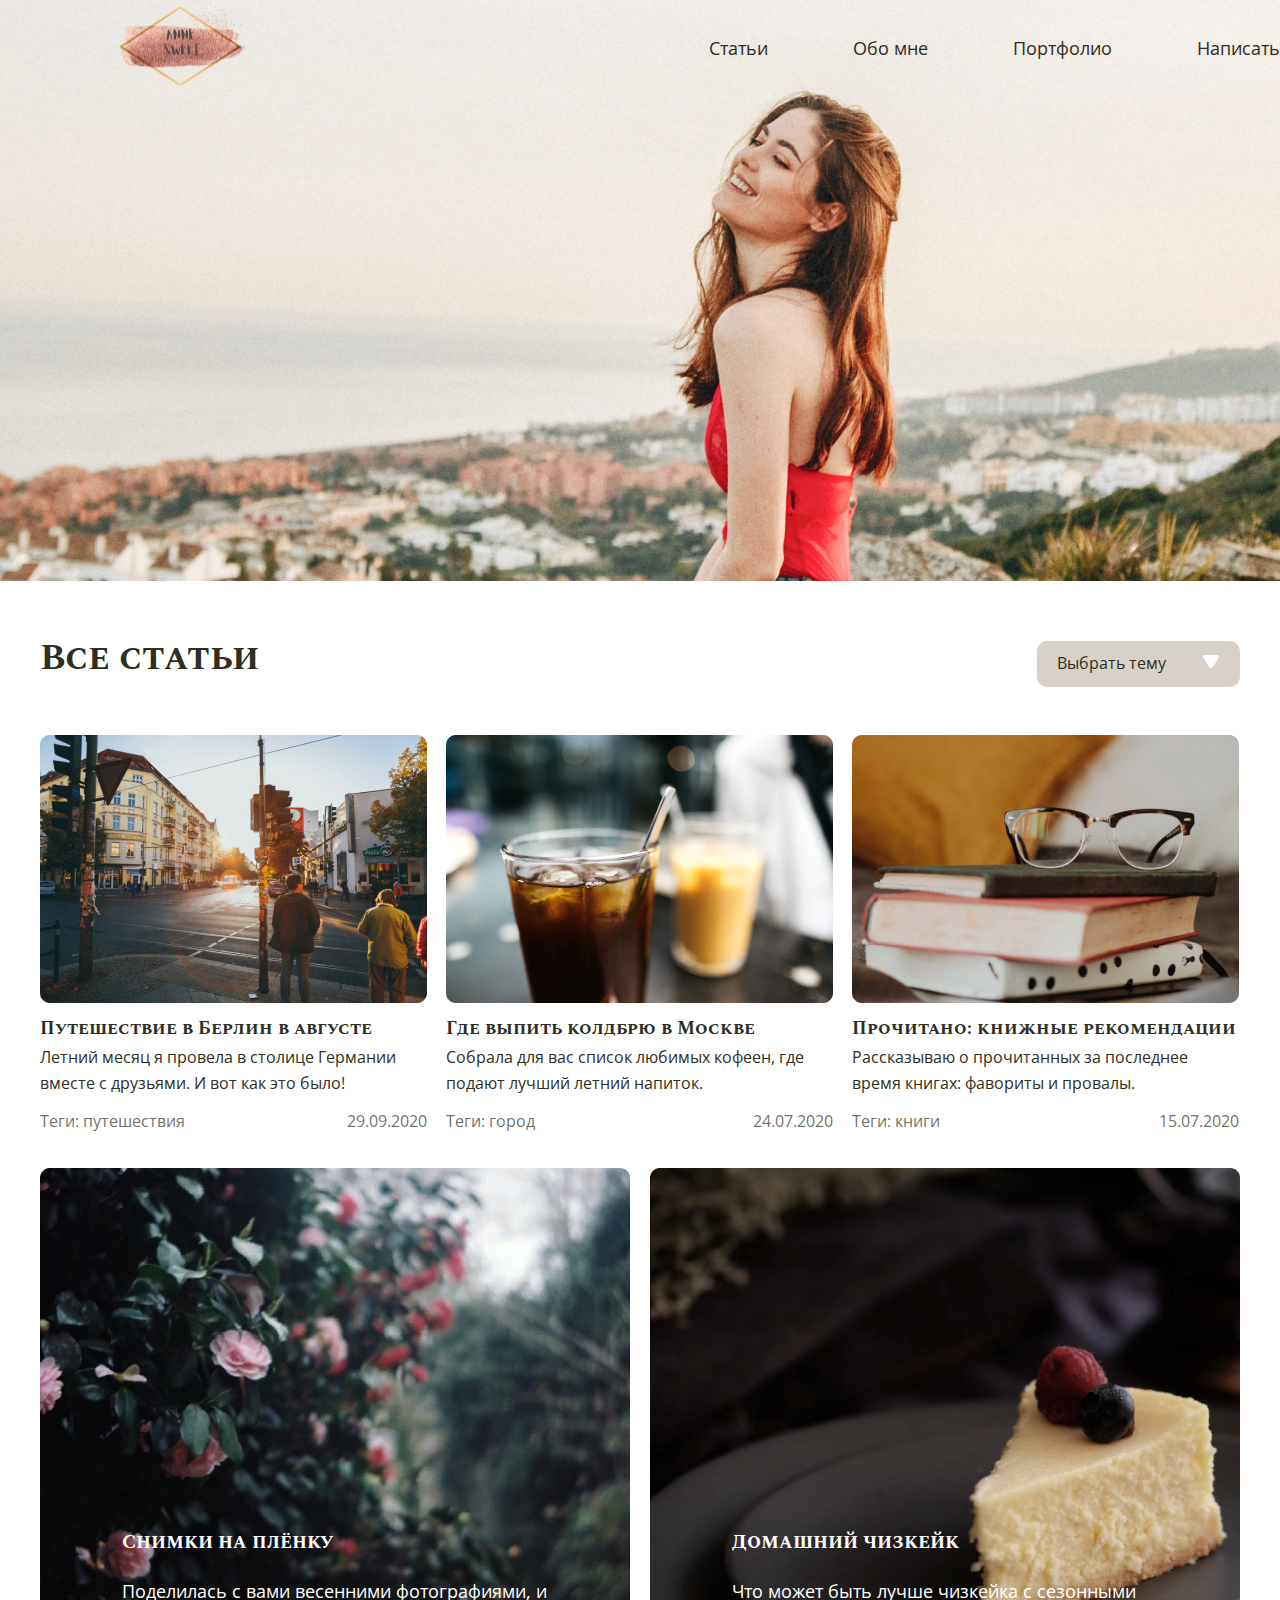
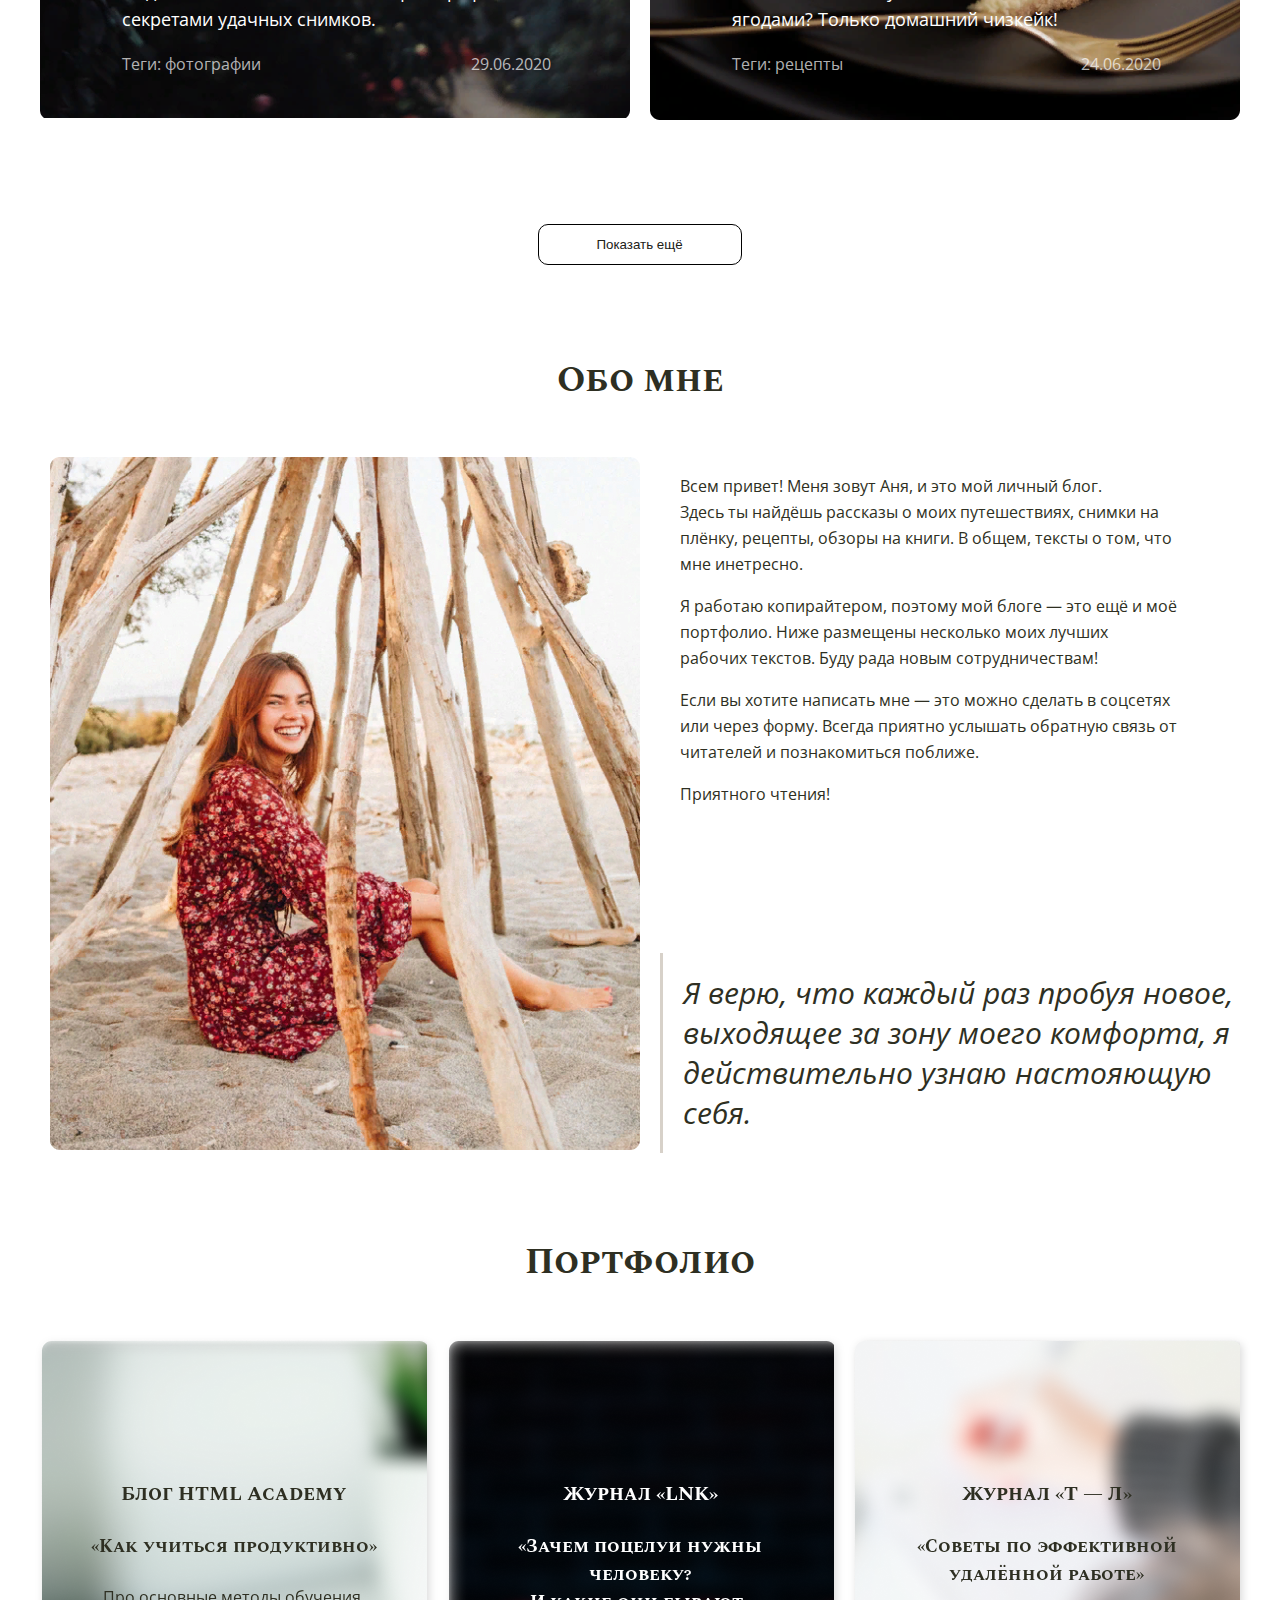
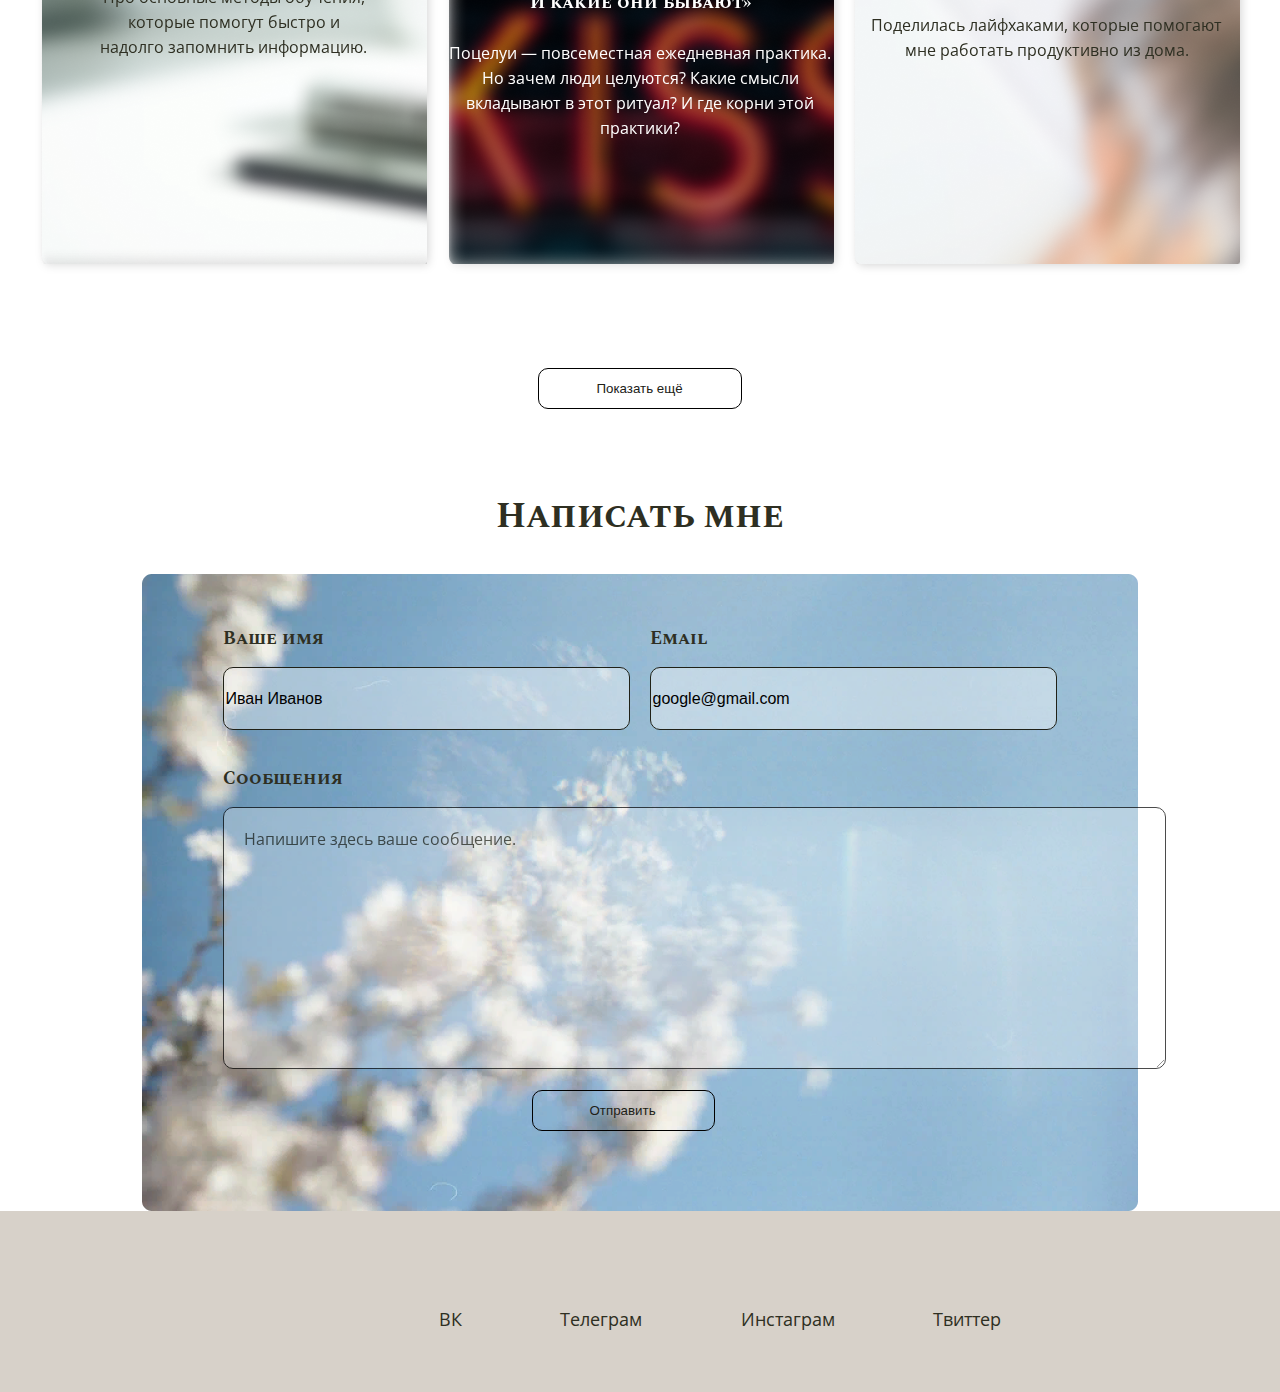
<file: index.html>
<!DOCTYPE html>
<html lang="ru">
<head>
  <meta charset="utf-8">
  <meta name="viewport" content="width=device-width, initial-scale=1">
  <link href="https://fonts.googleapis.com/css2?family=Open+Sans&display=swap" rel="stylesheet">
  <link href="https://fonts.googleapis.com/css2?family=Open+Sans&family=Spectral+SC:wght@700&display=swap" rel="stylesheet">
  <link href="https://fonts.googleapis.com/css2?family=Open+Sans:ital@1&display=swap" rel="stylesheet">
  <link rel="stylesheet" href="style.css">
  <title>Мой блог</title>
</head>
<body>
    <header class="main-header">
            <div class="logo">
                <img src="img/logo.png" width="130" height="82" alt="Логотип">
            </div>     
            <nav class="main-header-navigation">
                <ul class="site-navigation">
                    <li class="site-navigation-item"><a href="#allarticles">Статьи</a></li>
                    <li class="site-navigation-item"><a href="#aboutme">Обо мне</a></li>
                    <li class="site-navigation-item"><a href="#portfolio">Портфолио</a></li>
                    <li class="site-navigation-item"><a href="#mailme">Написать мне</a></li>
                </ul>
            </nav>           
    </header>

    <main>
      <h1 class="visually-hidden">Личный блог Анны Александровны</h1>

        <article class="all-articles">
            <div class="heading">
              <h2 id="allarticles">Все статьи</h2>
            </div>
            <div class="down-list">
                <p class="select">Выбрать тему</p>
                <img src="img/downlist_triangle.svg">  
<!--Выпадающий список  <select name="topic" value="Выбрать тему">
                <option value="allarticles">Все статьи</option>
                <option value="travel">Путешествия</option>
                <option value="town">Город</option>
                <option value="book">Книги</option>
                <option value="Foto">Фотографии</option>
                <option value="recipe">Рецепты</option> -->
            </div>
            <div class="articles">
                <section class="berlin">
                    <img src="img/berlin.jpg" width="387" height="268" alt="Берлин">
                    <h3>Путешествие в Берлин в августе</h3>
                    <a href="articles.html"><p class="description">Летний месяц я провела в столице Германии вместе с друзьями. И вот как это было!</p></a>
                    <p class="tags">Теги: путешествия</p>
                    <time datetime="2020-09-20">29.09.2020</time>
                </section>
                <section class="coldbru">
                    <img src="img/coldbru.jpg" width="387" height="268" alt="Колдбрю">
                    <h3>Где выпить колдбрю в Москве</h3>
                    <a href="articles.html"><p class="description">Собрала для вас список любимых кофеен, где подают лучший летний напиток.</p></a>
                    <p class="tags">Теги: город</p>
                    <time datetime="2020-07-24">24.07.2020</time>
                </section>
                <section class="book-recommendations">
                    <img src="img/bookrecommendation.jpg" width="387" height="268" alt="Книжные рекоммендации">
                    <h3>Прочитано: книжные рекомендации</h3>
                    <a href="articles.html"><p class="description">Рассказываю о прочитанных за последнее время книгах: фавориты и провалы.</p></a>
                    <p class="tags">Теги: книги</p>
                    <time datetime="2020-07-15">15.07.2020</time>
                </section>
                <section class="spring-foto">
                    <h3>Снимки на плёнку</h3>
                    <a href="articles.html"><p class="description-foto">Поделилась с вами весенними фотографиями, и секретами удачных снимков.</p></a>
                    <p class="tags2">Теги: фотографии</p>
                    <time class="time" datetime="2020-06-29">29.06.2020</time>
                </section>
                <section class="cheesecake">
                    <h3>Домашний чизкейк</h3>
                    <a href="articles.html"><p class="description-foto">Что может быть лучше чизкейка с сезонными<br> ягодами? Только домашний чизкейк!</p></a>
                    <p class="tags2">Теги: рецепты</p>
                    <time class="time" datetime="2020-06-24">24.06.2020</time>
                </section>
            </div>
            <button type="button" value="Показать ещё">Показать ещё</button>   
        </article>

        <article class="about-me">
            <h2 id="aboutme">Обо мне</h2>
            <img src="img/me.jpg" width="590" height="693" alt="Это я"> 
            <section class="hello">
                <p>Всем привет! Меня зовут Аня, и это мой личный блог.<br>
                Здесь ты найдёшь рассказы о моих путешествиях, снимки
                на плёнку, рецепты, обзоры на книги. В общем, тексты о том,
                что мне инетресно.</p>
                <p>Я работаю копирайтером, поэтому мой блоге — это ещё и моё
                портфолио. Ниже размещены несколько моих лучших
                рабочих текстов. Буду рада новым сотрудничествам!</p>
                <p>Если вы хотите написать мне — это можно сделать в соцсетях
                или через форму. Всегда приятно услышать обратную связь
                от читателей и познакомиться поближе.</p>
                <p>Приятного чтения!</p>
            </section>    
                <cite>Я верю, что каждый раз пробуя новое,
                выходящее за зону моего комфорта,
                я действительно узнаю настояющую
                себя.</cite>                   
        </article>

        <article class="portfolio">
            <h2 id="portfolio">Портфолио</h2>
            <div class="academy">
                <h3>Блог HTML Academy</h3>
                <h4>«Как учиться продуктивно»</h4>
                <p>Про основные методы обучения,
                которые помогут быстро и надолго
                запомнить информацию.</p>
            </div>
            <div class="lnk">
                <h3>Журнал «LNK»</h3>
                <h4>«Зачем поцелуи нужны человеку?<br> И какие они бывают»</h4>
                <p>Поцелуи — повсеместная ежедневная
                практика. Но зачем люди целуются?
                Какие смысли вкладывают в этот ритуал?
                И где корни этой практики?</p>
            </div>
            <div class="advice">
                <h3>Журнал «Т — Л»</h3>
                <h4>«Советы по эффективной<br> удалённой работе»</h4>
                <p>Поделилась лайфхаками, которые помогают
                мне работать продуктивно из дома. </p>
            </div>
            <button type="button">Показать ещё</button>
        </article>
        <div class="mail-me">
            <h2 id="mailme">Написать мне</h2>
            <form action="submit" method="POST">
                <h5 class="name">Ваше имя</h5>
                <h5 class="email">Email</h5>
                <div>
                    <label for="your-name"></label>
                    <input type="text" name="name" id="your-name" value="Иван Иванов">
                </div>
                <div>
                    <label for="email"></label>
                    <input type="email" name="email" id="email" value="google@gmail.com">
                </div>
                <h5 class="message">Сообщения</h5>
                <div>
                    <label for="message-field"></label>
                    <textarea class="comment-field" name="message" id="message-field" rows="10" cols="97">Напишите здесь ваше сообщение.</textarea>
                </div>
                <div>
                    <button class="submit-button" type="submit">Отправить</button>
                </div>    
            </form>
        </div>    
    </main>
    <footer class="page-footer">
        <div class="footer-social">
            <ul class="social">
                <li><a href="#">ВК</a></li>
                <li><a href="#">Телеграм</a></li>
                <li><a href="#">Инстаграм</a></li>
                <li><a href="#">Твиттер</a></li>
            </ul>
        </div>
    </footer> 
    <script src="js/comments.js"></script>       
</body>
</html>
</file>
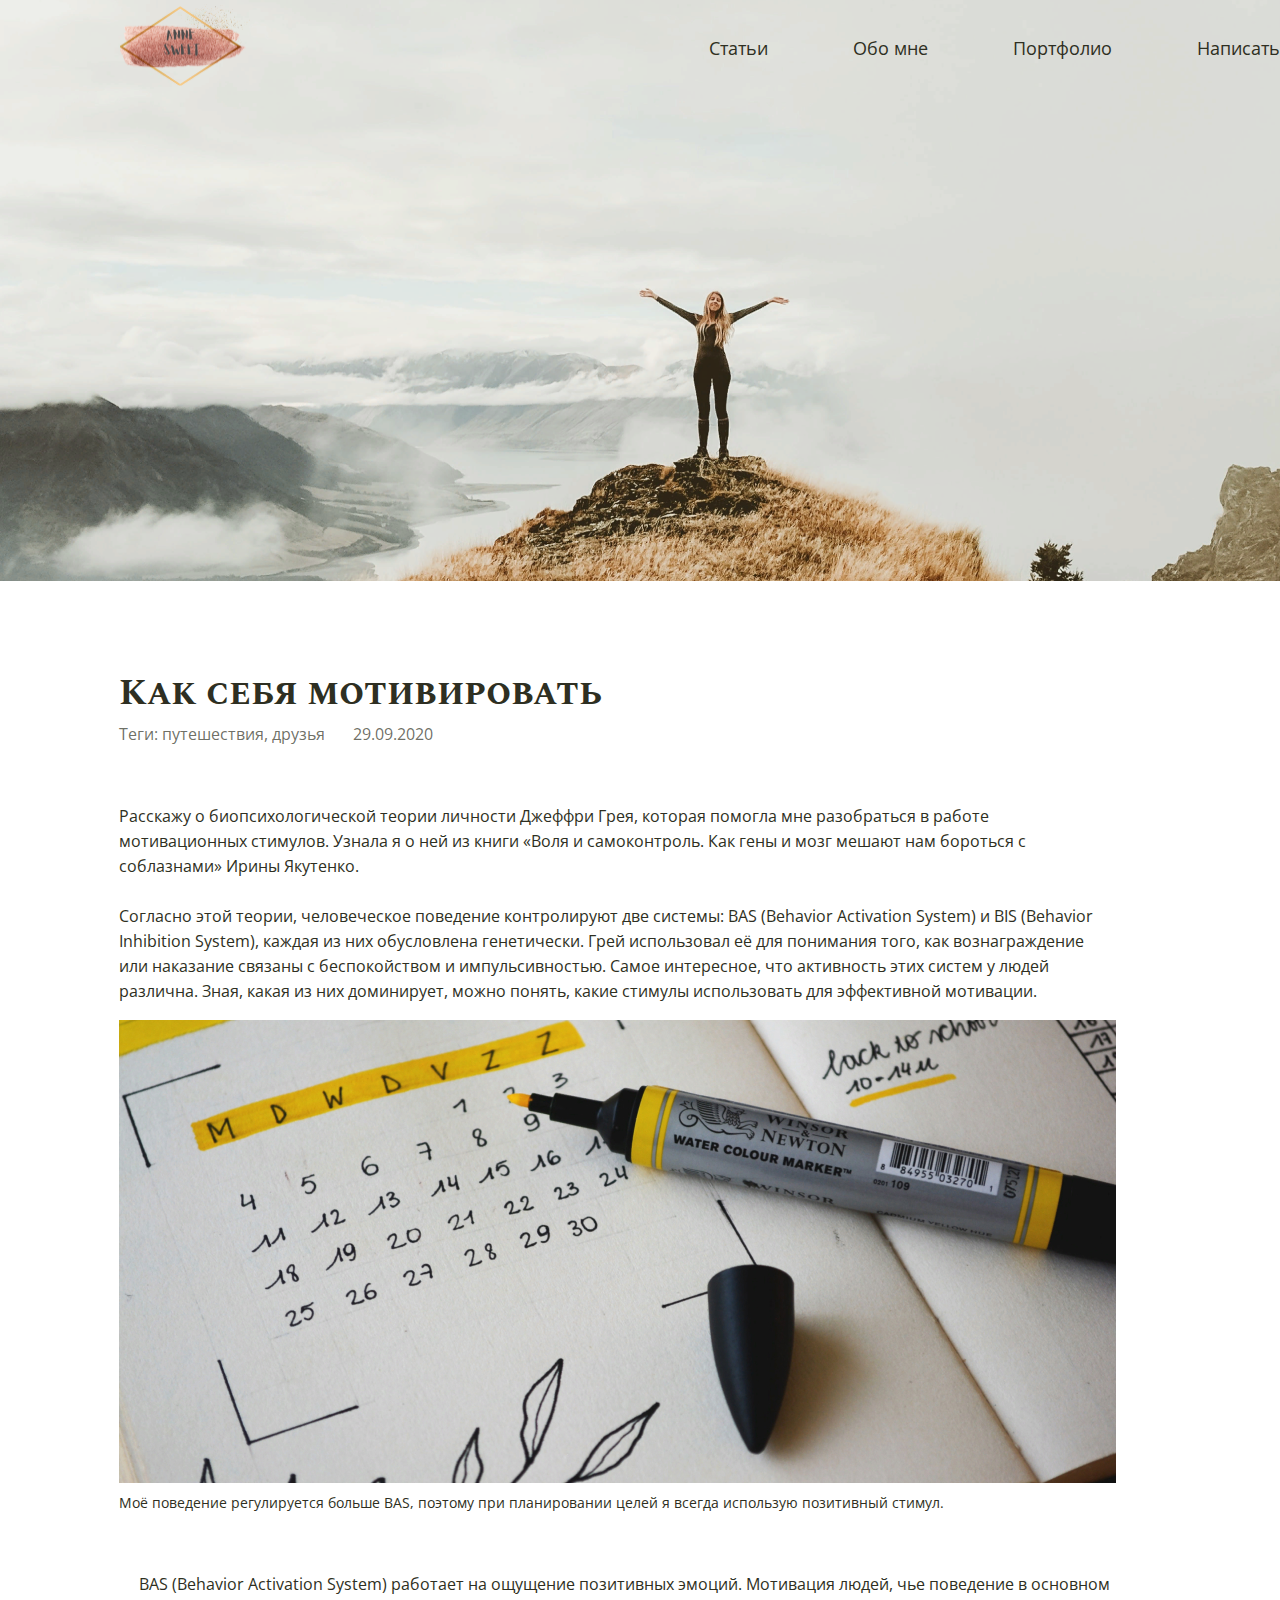
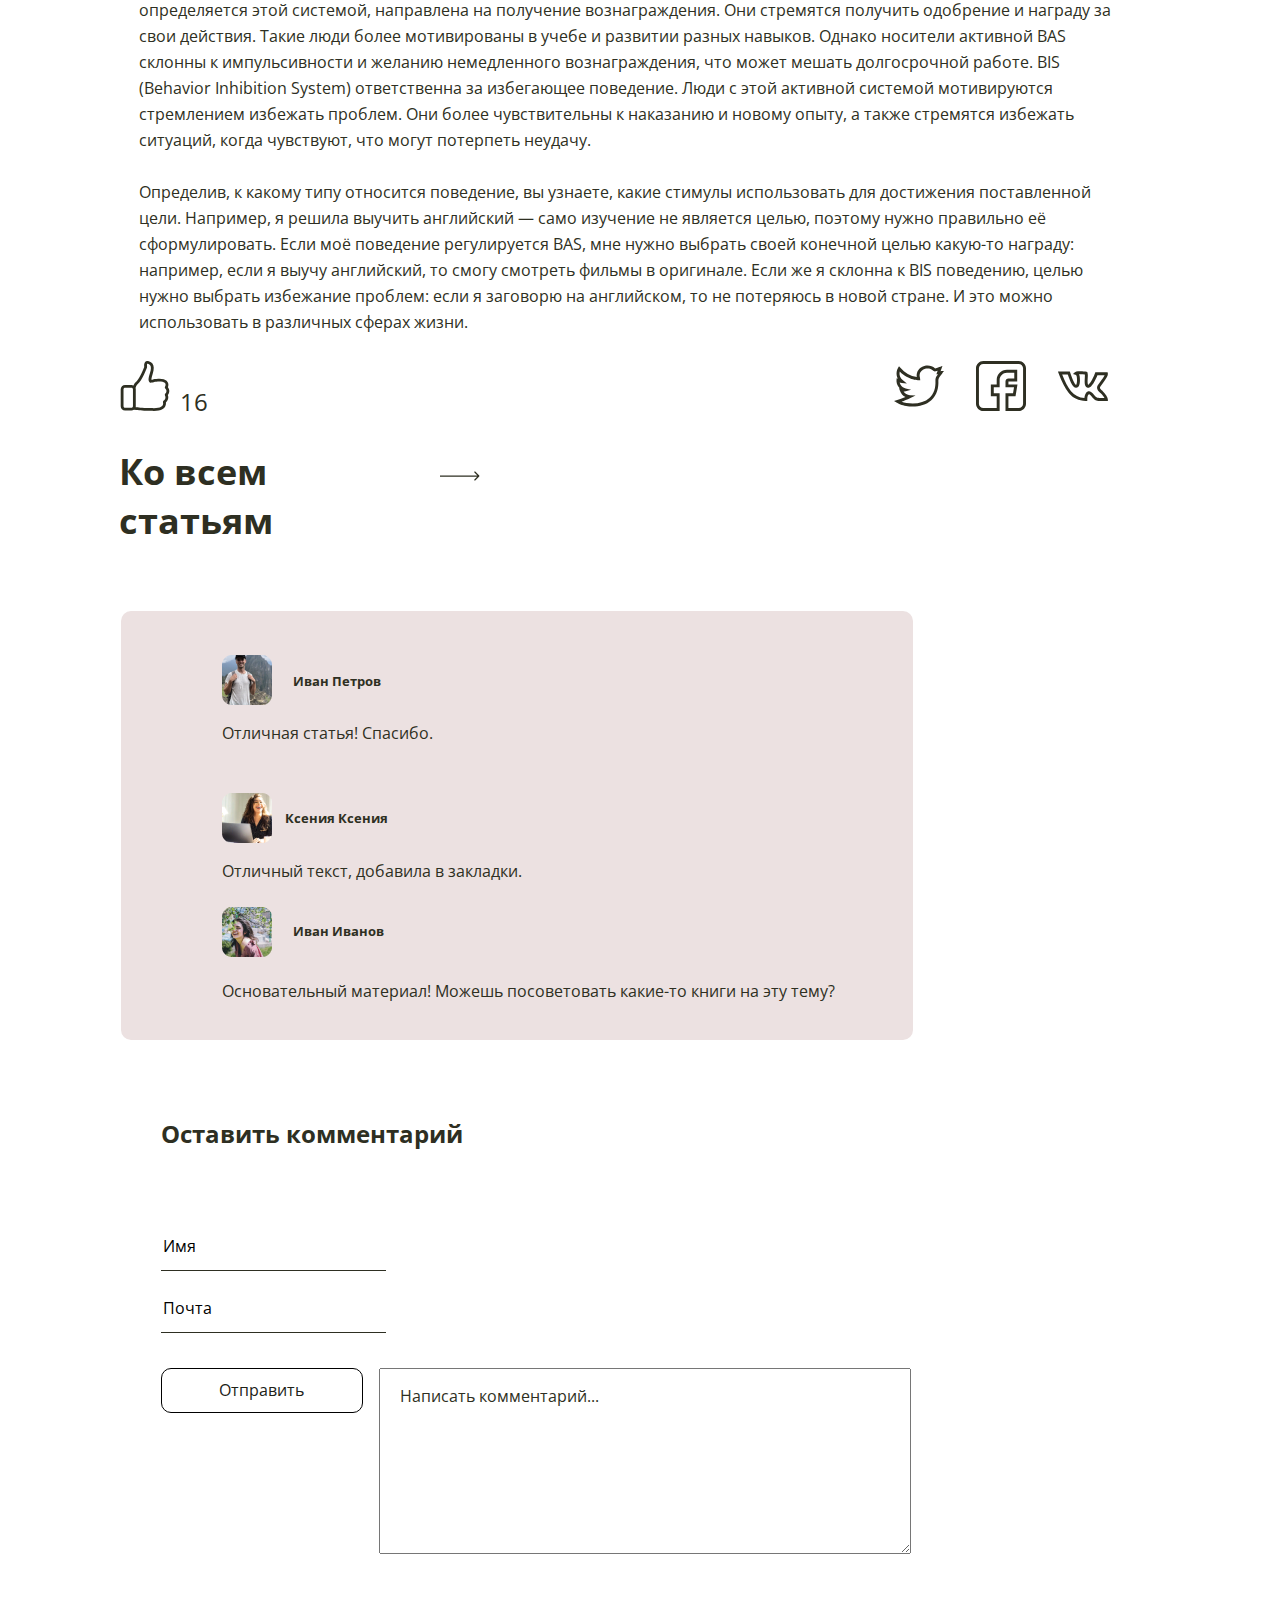
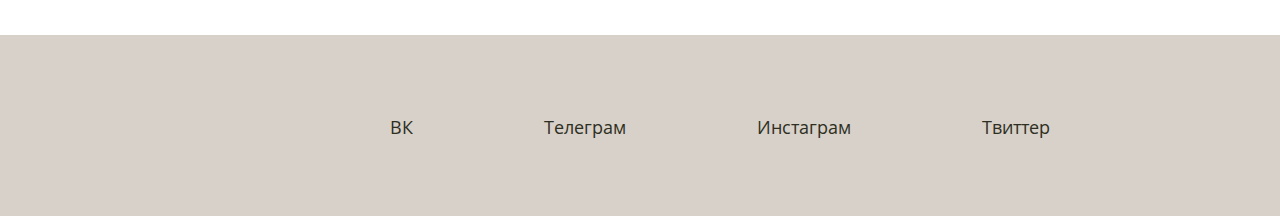
<file: articles.html>
<!DOCTYPE html>
<html lang="ru">
<head>
  <meta charset="utf-8">
  <meta name="viewport" content="width=device-width, initial-scale=1">
  <link href="https://fonts.googleapis.com/css2?family=Open+Sans&display=swap" rel="stylesheet">
  <link href="https://fonts.googleapis.com/css2?family=Open+Sans&family=Spectral+SC:wght@700&display=swap" rel="stylesheet">
  <link href="https://fonts.googleapis.com/css2?family=Open+Sans:ital@1&display=swap" rel="stylesheet">
  <link rel="stylesheet" href="css/articles.css">
  <link rel="stylesheet" href="css/normalize.css">
  <title>Мой блог</title>
</head>
<body>
    <header class="main-header">
            <div class="logo">
                <a href="index.html"><img src="img/logo.png" width="130" height="82" alt="Логотип"></a>
            </div>     
            <nav class="main-header-navigation">
                <ul class="site-navigation">
                    <li class="site-navigation-item"><a href="#allarticles">Статьи</a></li>
                    <li class="site-navigation-item"><a href="#aboutme">Обо мне</a></li>
                    <li class="site-navigation-item"><a href="#portfolio">Портфолио</a></li>
                    <li class="site-navigation-item"><a href="#mailme">Написать мне</a></li>
                </ul>
            </nav>           
    </header>

    <main>
            <article class="motivation">
                <h2>Как себя мотивировать</h2>
                <p class="tags">Теги: путешествия, друзья</p>
                <time datetime="2020-09-29">29.09.2020</time>
                <section class="article">
                    <br>
                    <p>Расскажу о биопсихологической теории личности Джеффри Грея, которая помогла мне разобраться в работе мотивационных стимулов.
                    Узнала я о ней из книги «Воля и самоконтроль. Как гены и мозг мешают нам бороться с соблазнами» Ирины Якутенко.
                    <br>
                    <br>
                    Согласно этой теории, человеческое поведение контролируют две системы: BAS (Behavior Activation System) и BIS
                    (Behavior Inhibition System), каждая из них обусловлена генетически. Грей использовал её для понимания того,
                    как вознаграждение или наказание связаны с беспокойством и импульсивностью. Самое интересное, что активность этих систем
                    у людей различна. Зная, какая из них доминирует, можно понять, какие стимулы использовать для эффективной мотивации.</p>
                
                    <img src="img/marker.jpg" width="997" height="463" alt="Календарь">
                    <p class="foto">Моё поведение регулируется больше BAS, поэтому при планировании целей я всегда использую позитивный стимул.</p>
                    <br>
                    <p class="theory">BAS (Behavior Activation System) работает на ощущение позитивных эмоций. Мотивация людей, чье поведение в основном
                    определяется этой системой, направлена на получение вознаграждения. Они стремятся получить одобрение и награду за свои действия.
                    Такие люди более мотивированы в учебе и развитии разных навыков. Однако носители активной BAS склонны к импульсивности и желанию
                    немедленного вознаграждения, что может мешать долгосрочной работе. BIS (Behavior Inhibition System) ответственна за избегающее
                    поведение. Люди с этой активной системой мотивируются стремлением избежать проблем. Они более чувствительны к наказанию и новому
                    опыту, а также стремятся избежать ситуаций, когда чувствуют, что могут потерпеть неудачу.
                    <br>
                    <br> Определив, к какому типу относится
                    поведение, вы узнаете, какие стимулы использовать для достижения поставленной цели. Например, я решила выучить
                    английский — само изучение не является целью, поэтому нужно правильно её сформулировать. Если моё поведение регулируется BAS,
                    мне нужно выбрать своей конечной целью какую-то награду: например, если я выучу английский, то смогу смотреть фильмы в оригинале.
                    Если же я склонна к BIS поведению, целью нужно выбрать избежание проблем: если я заговорю на английском, то не потеряюсь в новой
                    стране. И это можно использовать в различных сферах жизни.</p>
                </section>
                <div class="svg-social">
                    <button class="likes" type="button"><img src="img/like.svg" width="50" height="50" alt="Like"><span class="likes-number">16</span></button>
                    <!-- <img class="likes-number" src="img/16.svg" width="28" height="26" alt="Счетчик лайков"> -->
                    <img src="img/twitter.svg" width="50" height="50" alt="Твиттер">
                    <img src="img/facebook.svg" width="50" height="50" alt="Фейсбук">
                    <img src="img/vk.svg" width="50" height="50" alt="Вконтакте">
                </div>    
                <h3>Ко всем статьям</h3>
                <a href="#"><img src="img/arrow.svg" width="72" height="10"></a>
            </article>
        
        <div class="comments">
            <div class="new-comments">
                <img src="img/petrov.png" width="50" height="50" alt="Петров">
                <h5 class="petrov">Иван Петров</h5>
                <p class="comment-petrov">Отличная статья! Спасибо.</p>
                <img src="img/ksenia.png" width="50" height="50" alt="Ксения">
                <h5 class="ksenia">Ксения Ксения</h5>
                <p class="comment-ksenia">Отличный текст, добавила в закладки.</p>
                <img src="img/ivanov.png" width="50" height="50" alt="Иванов">
                <h5 class="ivanov">Иван Иванов</h5>
                <p class="comment-ivanov">Основательный материал! Можешь посоветовать какие-то книги на эту тему?</p>
            </div>
            <div class="leave-a-comment">
                <h4>Оставить комментарий</h4>
                <form action="submit" method="POST">
                    <div>
                        <label for="your-name"></label>
                        <input type="text" name="name" id="your-name" value="Имя">
                    </div>
                    <div>
                        <label for="email"></label>
                        <input type="email" name="email" id="email" value="Почта">
                    </div>
                    <div>
                        <label for="message-field"></label>
                        <textarea name="message" id="message-field" rows="8" cols="52">Написать комментарий...</textarea>
                    </div>
                    <div>
                        <button type="submit">Отправить</button>
                    </div>    
                </form>
            </div>    
        </div>
    </main> 
    
    <footer class="page-footer">
        <div class="footer-social">
            <ul class="social">
                <li><a href="#">ВК</a></li>
                <li><a href="#">Телеграм</a></li>
                <li><a href="#">Инстаграм</a></li>
                <li><a href="#">Твиттер</a></li>
            </ul>
        </div>
    </footer>  
    <script src="js/likes.js"></script>  
</body>
</html>
</file>
<file: style.css>
html,
body {
    margin: 0;
    padding: 0;
    display: flex;
    flex-direction: column;
    width: auto;
    height: auto;
    background: #ffffff;
    font-family: "Open Sans", "Spectral SC", sans-serif;
    font-weight: normal;
    font-style: normal;
    font-size: 16px;
    line-height: 25px;
    color: #2e2f22;

}
/* Гланые ссылки */
.site-navigation-item a {
    text-decoration: none;
    font-family: "Open Sans";
    font-style: normal;
    font-weight: normal;
    font-size: 18px;
    line-height: 25px;
    color: #2e2f22;

}
/* Список главных ссылок */
li {
    list-style: none;
}
/* Заголовок h1 */
.visually-hidden {
    position: absolute;
    clip: rect(1px, 1px, 1px, 1px);
    padding: 0;
    border: 0;
    height: 1px;
    width: 1px;
    overflow: hidden;
}
/* Верхний главный контейнер */
.main-header {
    min-width: 1440px;
    height: 581px;
    background-image: url(img/main.png);
    background-repeat: no-repeat;
    background-position: top center;

}
/* Логотип */
.logo {
    float: left;
    width: 230px;
    height: 82px;
    margin-top: 4px;
    margin-left: 120px;
}
/* Навигация */
.main-header-navigation {
    float: right;
    width: 650px;
    margin-top: 20px;
    margin-right: 121px;
}
/* Внутренний блок навигации */
.site-navigation {
    display: flex;
    flex-wrap: nowrap;
    flex-direction: row;
    justify-content: space-between;
}
/* Конец шапки */

/* Основное содержимое */

/* Все статьи div */
.all-articles {
    width: 1200px;
    height: auto;
    margin-top: 50px;
    margin-left: auto;
    margin-right: auto;
}

/* Все статьи div h2 */
.heading {
    margin-bottom: 49px;
    width: auto;
    height: 55px;
    display: block;
    float: left;
}

/* Все статьи h2 */
#allarticles {
    display: inline;
    margin-left: 0;
    font-family: Spectral SC;
    font-style: normal;
    font-weight: bold;
    font-size: 36px;
    line-height: 55px;
    color: #2E2F22;
}

/* Выпадающий список div*/
.down-list {
    margin-top: 10px;
    float: right;
    width: 203px;
    height: 46px;
    background: #D7D1C9;
    border-radius: 10px;
}

/* Треугольник SVG */
.down-list img {
    margin-left: 33px;
    margin-top: 10px;
}

/* Выбрать тему в выпадающем списке */
.select {
    display: inline-block;
    margin-left: 20px;
    margin-top: 11px;
    font-family: "Open Sans";
    font-style: normal;
    font-weight: normal;
    font-size: 16px;
    line-height: 22px;
    color: #2E2F22;
}

/* Статьи */
.articles {
    clear: both;
    display: flex;
    flex-wrap: wrap;
}

.articles a {
    text-decoration: none;
}

/* Статья Берлин */
.berlin {
    width: 387px;
    height: 413px;
}
/* Берлин фото */
.berlin img {
    display: block;
}
/* Берлин заголовок */
.berlin h3 {
    display: block;
    box-sizing: border-box;
    margin-top: 12px;
    margin-bottom: 0px;
    font-family: "Spectral SC";
    font-style: normal;
    font-weight: bold;
    font-size: 18px;
    line-height: 27px;
    color: #2E2F22;
}
/* Краткое описание всех статей */
.description  {
    display: block;
    font-family: "Open Sans";
    margin-top: 2px;
    margin-bottom: 12px;
    font-style: normal;
    font-weight: normal;
    font-size: 16px;
    line-height:  26px;
    color: #2E2F22;
}
/* Общие теги первых трех статей статьи */
.tags {
    display: block;
    float: left;
    margin-top: 0;
    font-family: "Open Sans";
    font-style: normal;
    font-weight: normal;
    font-size: 16px;
    line-height: 26px;
    color: rgba(46, 47, 34, 0.7);
}

/* Дата статей */
time {
    display: block;
    float: right;
    font-family: "Open Sans";
    font-style: normal;
    font-weight: normal;
    font-size: 16px;
    line-height: 26px;
    color: rgba(46, 47, 34, 0.7);
}

/* Статья Колдбрю */
.coldbru {
    margin-left: 19px;
    width: 387px;
    height: 413px;
}
/* Колдбрю фото */
.coldbru img {
    display: block;
}
/* Колдбрю заголовок */
.coldbru h3 {
    display: block;
    box-sizing: border-box;
    margin-top: 12px;
    margin-bottom: 0px;
    font-family: "Spectral SC";
    font-style: normal;
    font-weight: bold;
    font-size: 18px;
    line-height: 27px;
    color: #2E2F22;
}

/* Статья Книжные рекомендации  */
.book-recommendations {
    margin-left: 19px;
    width: 387px;
    height: 413px;
}
/* Книжные рекоммендации фото */
.book-recommendations img {
    display: block;
}
/* Книжные рекоммендации заголовок */
.book-recommendations h3 {
    display: block;
    box-sizing: border-box;
    margin-top: 12px;
    margin-bottom: 0px;
    font-family: "Spectral SC";
    font-style: normal;
    font-weight: bold;
    font-size: 18px;
    line-height: 27px;
    color: #2E2F22;
}

/* Статья Снимки на пленку */
.spring-foto {
    margin-top: 20px;
    width: 590px;
    height: 552px;
    background-image: url(img/springfoto.png);
}

.spring-foto h3{
    font-family: "Spectral SC";
    margin-top: 359px;
    margin-left: 82px;
    font-style: normal;
    font-weight: bold;
    font-size: 20px;
    line-height: 30px;
    color: #FFFFFF;
}

.description-foto {
    display: block;
    margin-left: 82px;
    font-family: "Open Sans";
    font-style: normal;
    font-weight: normal;
    font-size: 18px;
    line-height: 28px;
    color: #FFFFFF;
}

/* Теги статей фото и чизкейк */
.tags2 {
    margin-top: 0;
    margin-left: 82px;
    float: left;
    font-family: "Open Sans";
    font-style: normal;
    font-weight: normal;
    font-size: 16px;
    line-height: 26px;
    color: rgba(255, 255, 255, 0.7);
}
/* Дата статей фото и чизкейк */
.time {
    margin-right: 79px;
    font-family: "Open Sans";
    font-style: normal;
    font-weight: normal;
    font-size: 16px;
    line-height: 26px;
    color: rgba(255, 255, 255, 0.7);
}

/* Статья чизкейк */
.cheesecake {
    margin-top: 20px;
    margin-left: 20px;
    width: 590px;
    height: 552px;
    background-image: url(img/cheesecake.png);
}

/* Заголовок чизкейк */
.cheesecake h3 {
    font-family: "Spectral SC";
    margin-top: 359px;
    margin-left: 82px;
    font-style: normal;
    font-weight: bold;
    font-size: 20px;
    line-height: 30px;
    color: #FFFFFF;
}

/* Описание статьи */
.description-foto {
    display: block;
    margin-left: 82px;
    font-family: "Open Sans";
    font-style: normal;
    font-weight: normal;
    font-size: 18px;
    line-height: 28px;
    color: #FFFFFF;
}

/* Кнопка "Показать ещё" */
button {
    display: block;
    margin-left: auto;
    margin-right: auto;
    margin-top: 104px;
    padding: 12px 58px 12px 57px;
    color: #202117;
    background-color: white;
    border: 1px solid black;
    border-radius: 10px;

}

/* Раздел Обо мне */
.about-me {
    width: 1180px;
    height: auto;
    display: flex;
    flex-wrap: wrap;
    margin: 88px auto auto auto;
}

.about-me img {
    display: block;
    float: left;
}

/* Заголовок h3  */
#aboutme {
    width: 1180px;
    margin-top: 0;
    margin-bottom: 49px;
    font-family: Spectral SC;
    font-style: normal;
    font-weight: bold;
    font-size: 36px;
    line-height: 55px;
    color: #2E2F22;
    text-align: center;
}

/* Статья Обо мне */
.hello {
    width: 497px;
    height: 366px;
    margin-left: 40px;
    margin-bottom: 150px;
    font-family: "Open Sans";
    font-style: normal;
    font-weight: normal;
    font-size: 16px;
    line-height: 26px;
    color: #2E2F22;
}

cite {
    display: block;
    position: absolute;
    width: 570px;
    height: 160px;
    padding-left: 20px;
    padding-top: 20px;
    padding-bottom: 20px;
    margin-left: 610px;
    margin-top: 600px;
    font-family: "Open Sans";
    font-style: italic;
    font-weight: normal;
    font-size: 30px;
    line-height: 40px;
    color: #2E2F22;
    border-left: 3px solid #D7D1C9;
}

/* Статья Портфолио */
.portfolio {
    display: flex;
    flex-wrap: wrap;
    justify-content: space-between;
    width: 1200px;
    height: auto;
    margin: 85px auto auto auto;
}

/* Главный заголовок h3 */
#portfolio {
    width: 1200px;
    margin-top: 0;
    margin-bottom: 49px;
    font-family: Spectral SC;
    font-style: normal;
    font-weight: bold;
    font-size: 36px;
    line-height: 55px;
    color: #2E2F22;
    text-align: center;
}

/* Статья Блог HTML Academy */
.academy {
    width: 387px;
    height: 525px;
    text-align: center;
    background-image: url(img/academy.png);
    filter: drop-shadow(2px 2px 4px rgba(0, 0, 0, 0.15));
}

/* Заголовки 1й 3й статей */
.portfolio h3 {
    margin-top: 140px;
    font-family: "Spectral SC";
    font-style: normal;
    font-weight: bold;
    font-size: 20px;
    line-height: 30px;
    color: #2E2F22;
}

.academy p:only-of-type {
    width: 277px;
    margin-left: auto;
    margin-right: auto;
}

.lnk h3 {
    color: #FFFFFF;
}

.lnk h4:only-of-type {
    width: 336px;
    margin-left: auto;
    margin-right: auto;
    align-items: center;
    color: #FFFFFF;
}

.lnk p:only-of-type {
    color: #FFFFFF;
}

/* Подзаголовки 1й 3й статей */
h4 {
    font-family: Spectral SC;
    font-style: normal;
    font-weight: bold;
    font-size: 18px;
    line-height: 28px;
    color: #2E2F22;
}

/* Журнал "ЛНК" */
.lnk {
    width: 387px;
    height: 525px;
    text-align: center;
    background-image: url(img/lnk.png);
    filter: drop-shadow(2px 2px 4px rgba(0, 0, 0, 0.15));
}

/* Журнал Т-Л */
.advice {
    width: 387px;
    height: 525px;
    text-align: center;
    background-image: url(img/tl.png);
    filter: drop-shadow(2px 2px 4px rgba(0, 0, 0, 0.15));
}

.advice p:only-of-type {
    width: 351px;
    margin-left: auto;
    margin-right: auto;
}

/* Кнопка Показать ещё */
input[type="button"] {
    font-family: "Open Sans";
    font-style: normal;
    font-weight: normal;
    font-size: 16px;
    line-height: 22px;
    color: #202117;
}

/* Форма обратной связи */
.mail-me {
    display: block;
    width: 997px;
    height: auto;
    margin: 80px auto auto auto;
}

/* Заголовок h2 */
#mailme {
    font-family: Spectral SC;
    font-style: normal;
    font-weight: bold;
    font-size: 36px;
    line-height: 55px;
    color: #2E2F22;
    text-align: center;
    margin-top: 0;
}

/* Форма */
form {
    display: flex;
    flex-wrap: wrap;
    width: 996px;
    height: 637px;
    background-image: url(img/formbackground.png);
    background-repeat: no-repeat;
}
/* Подписи форм общие стили */
h5 {
    width: 407px;
    font-family: Spectral SC;
    font-style: normal;
    font-weight: bold;
    font-size: 18px;
    line-height: 28px;
    color: #2E2F22;
}

/* Подпись Имя */
.name {
    float: left;
    margin-left: 81px;
    margin-top: 51px;
    margin-bottom: 0;
 
}

/* Подпись Email */
.email {
    margin-top: 51px;
    margin-bottom: 0;
    margin-left: 20px;

}

/* Подпись Сообщение */
.message {
    margin-top: 20px;
    margin-bottom: 0;
    margin-left: 81px;
}

/* Общие стили полей */
input {
    width: 407px;
    height: 63px;
    margin-top: 0;
    background: rgba(255, 255, 255, 0.4);
    border: 1px solid #202117;
    box-sizing: border-box;
    border-radius: 10px;
    font-size: 16px;
}

/* Поле Имя */
input[type="text"] {
    margin-left: 81px;
    margin-bottom: 0;

}

/* Поле Email */
input[type="email"] {
    margin-left: 20px;
    margin-bottom: 0;

}

/* Поле Сообщение */
textarea {
    margin-left: 81px;
    margin-top: 0;
    margin-bottom: 0;
    padding: 20px 20px 20px 20px;
    background: rgba(255, 255, 255, 0.4);
    border: 1px solid #000000;
    box-sizing: border-box;
    border-radius: 10px;
    font-family: Open Sans;
    font-style: normal;
    font-weight: normal;
    font-size: 16px;
    line-height: 22px;
    color: #202117;
    opacity: 0.7;
}

/* Кнопка Отправить */
button[type="submit"] {
    margin-left: 390px;
    margin-top: 0;
    margin-bottom: 65px;
    background: rgba(255, 255, 255, 0);
}

.submit-button:disabled {
    opacity: 0.25;
}

.warning:focus {
    outline-color: #f05b29;
}

/* Конец основного содержимого */

/* Подвал */
.page-footer {
    display: flex;
    flex-direction: row;
    justify-content: space-around;
    margin-top: 81px;
    margin: auto;
    width: 100%;
    height: 181px;
    background: #D7D1C9;
}

.footer-social {
    width: 700px;
    height: 40px;
    margin: 80px auto auto 350px;
}

.social {
    width: auto;
    display: flex;
    flex-direction: row;
    flex-wrap: nowrap;
    justify-content: space-around;
}

.social a {
    text-decoration: none;
    font-family: Open Sans;
    font-style: normal;
    font-weight: normal;
    font-size: 18px;
    line-height: 25px;
    color: #2E2F22;
}
</file>
<file: css/articles.css>
html,
body {
    margin: 0;
    padding: 0;
    display: flex;
    flex-direction: column;
    min-width: 1440px;
    height: auto;
    background: #ffffff;
    font-family: "Open Sans", "Spectral SC", sans-serif;
    font-weight: normal;
    font-style: normal;
    font-size: 16px;
    line-height: 25px;
    color: #2e2f22;

}
/* Гланые ссылки */
.site-navigation-item a {
    text-decoration: none;
    font-family: "Open Sans";
    font-style: normal;
    font-weight: normal;
    font-size: 18px;
    line-height: 25px;
    color: #2e2f22;

}
/* Список главных ссылок */
li {
    list-style: none;
}
/* Заголовок h1 */
.visually-hidden {
    position: absolute;
    clip: rect(1px, 1px, 1px, 1px);
    padding: 0;
    border: 0;
    height: 1px;
    width: 1px;
    overflow: hidden;
}
/* Верхний главный контейнер */
.main-header {
    min-width: 1440px;
    height: 581px;
    background-image: url(../img/articles.png);
    background-repeat: no-repeat;
    background-position: top center;

}
/* Логотип */
.logo {
    float: left;
    width: 230px;
    height: 82px;
    margin-top: 4px;
    margin-left: 120px;
}
/* Навигация */
.main-header-navigation {
    float: right;
    width: 650px;
    margin-top: 20px;
    margin-right: 121px;
}
/* Внутренний блок навигации */
.site-navigation {
    display: flex;
    flex-wrap: nowrap;
    flex-direction: row;
    justify-content: space-between;
}
/* Конец шапки */

/* Статья как себя мотивировать */
.motivation {
    width: 1024px;
    height: 1480px;
    margin: 85px auto auto 119px;
}

h2 {
    font-family: Spectral SC;
    margin-top: 0;
    margin-bottom: 0;
    clear: both;
    font-style: normal;
    font-weight: bold;
    font-size: 36px;
    line-height: 55px;
    color: #2E2F22;
}

.tags {
    display: block;
    float: left;
    margin-top: 0;
    width: 216px;
    height: 26px;
    font-family: "Open Sans";
    font-style: normal;
    font-weight: normal;
    font-size: 16px;
    line-height: 26px;
    color: rgba(46, 47, 34, 0.7);
}

time {
    display: block;
    float: left;
    width: 83px;
    height: 26px;
    margin-left: 18px;
    font-family: "Open Sans";
    font-style: normal;
    font-weight: normal;
    font-size: 16px;
    line-height: 26px;
    color: rgba(46, 47, 34, 0.7);
}

.theory {
    padding-left: 20px;
    font-family: "Open Sans";
    font-style: normal;
    font-weight: normal;
    font-size: 16px;
    line-height: 26px;
    color: #2E2F22;
}

.article {
    width: 997px;
    display: block;
    clear: both;
    padding-bottom: 10px;
}

.foto {
    margin-top: 0;
    font-family: "Open Sans";
    font-style: normal;
    font-weight: normal;
    font-size: 14px;
    line-height: 26px;
    color: #2E2F22;
}

h3 {
    display: block;
    float: left;
    width: 300px;
    height: 49px;
    margin-bottom: 0;
    font-family: "Open Sans";
    font-style: normal;
    font-weight: bold;
    font-size: 36px;
    line-height: 49px;
    color: #2E2F22;
}

.svg-social {
    display: block;
    margin-bottom: 0;
    min-width: 1018px;
    height: 50px;
}

.likes {
    display: inline-block;
    width: 90px;
    height: 50px;
    padding: 0;
    outline: none;
    border: none;
}

.likes-number {
    margin-left: 10px;
    padding: 0;
    font-family: "Open Sans";
    font-style: normal;
    font-weight: normal;
    border: none;
    font-size: 24px;
    line-height: 26px;
    color: #2E2F22;
}

.svg-social img:nth-child(2) {
    margin-left: 685px;
}

.svg-social img:nth-child(3) {
    margin-left: 28px;
}

.svg-social img:nth-child(4) {
    margin-left: 28px;
}

.motivation a {
    display: block;
    margin-left: 305px;
    margin-top: 52px;
    width: 62px;
    height: 20px;
}

/* Комментарии */

/* Блок Комментарии основной */
.comments {
    width: 793px;
    height: 816px;
    margin: 65px auto 0px 121px;
}

/* Блок Новые комментарии */
.new-comments {
    width: 792px;
    height: 429px;
    padding-top: 0;
    background: #ECE1E1;
    border-radius: 10px;
}

 .new-comments img {
    display: block;
    float: left;
    margin-left: 101px;

}

.new-comments img:first-child {
    margin-top: 44px;
    margin-bottom: 0;
}

.new-comments img:nth-of-type(2) {
    margin-top: 50px;
    margin-bottom: 0;
}

.new-comments img:nth-of-type(3) {
    margin-top: 10px;
    margin-bottom: 0;
}

.new-comments h5 {
    display: block;
    float: right;
    width: 620px;
    height: 22px;
}

.petrov {
    margin-top: 58px;
    margin-bottom: 0;
}

.comment-petrov {
    display: block;
    float: left;
    margin-left: 101px;
    margin-bottom: 0;
    width: 640px;
    height: 22px;
}

.ksenia {
    display: block;
    position: absolute;
    margin-top: 195px;
    margin-left: 164px;
}

.comment-ksenia {
    display: block;
    float: left;
    margin-left: 101px;
    width: 613px;
    height: 22px;
}

.comment-ivanov {
    display: block;
    float: left;
    margin-left: 101px;
    width: 613px;
    height: 22px;
}

.leave-a-comment {
    width: 750px;
    height: 302px;
    margin-top: 77px;
    margin-left: 40px;
}

h4 {
    display: block;
    float: left;
    width: 740px;
    margin-top: 0;
    margin-bottom: 54px;
    padding-bottom: 30px;
    font-family: "Open Sans";
    font-style: normal;
    font-weight: bold;
    font-size: 24px;
    line-height: 33px;
    color: #2E2F22;
}

input[type="text"] {
    display: block;
    float: left;
    position: absolute;
    margin-top: 105px;
    width: 221px;
    padding-top: 15px;
    padding-bottom: 15px;
    border: none;
    border-bottom: 1px #2E2F22 solid;

}

input[type="email"] {
    display: block;
    float: left;
    margin-top: 50px;
    margin-bottom: 35px;
    width: 221px;
    padding-top: 15px;
    padding-bottom: 15px;
    border: none;
    border-bottom: 1px #2E2F22 solid;
}

button {
    display: block;
    float: left;
    margin-bottom: 0;
    margin-left: auto;
    margin-right: auto;
    padding: 12px 58px 12px 57px;
    color: #202117;
    background-color: white;
    border: 1px solid black;
    border-radius: 10px;
}

textarea {
    display: block;
    float: right;
    padding: 18px 20px 18px 20px;
    font-family: "Open Sans";
    font-style: normal;
    font-weight: normal;
    font-size: 16px;
    line-height: 22px;
    color: #2E2F22;
}


/* Подвал */
.page-footer {
    margin-top: 81px;
    width: 1440px;
    height: 181px;
    background: #D7D1C9;
}

.footer-social {
    width: 700px;
    height: 40px;
    margin: 80px auto auto 350px;
}

.social {
    display: flex;
    flex-direction: row;
    flex-wrap: nowrap;
    justify-content: space-between;
}

.social a {
    text-decoration: none;
    font-family: Open Sans;
    font-style: normal;
    font-weight: normal;
    font-size: 18px;
    line-height: 25px;
    color: #2E2F22;
}
</file>
